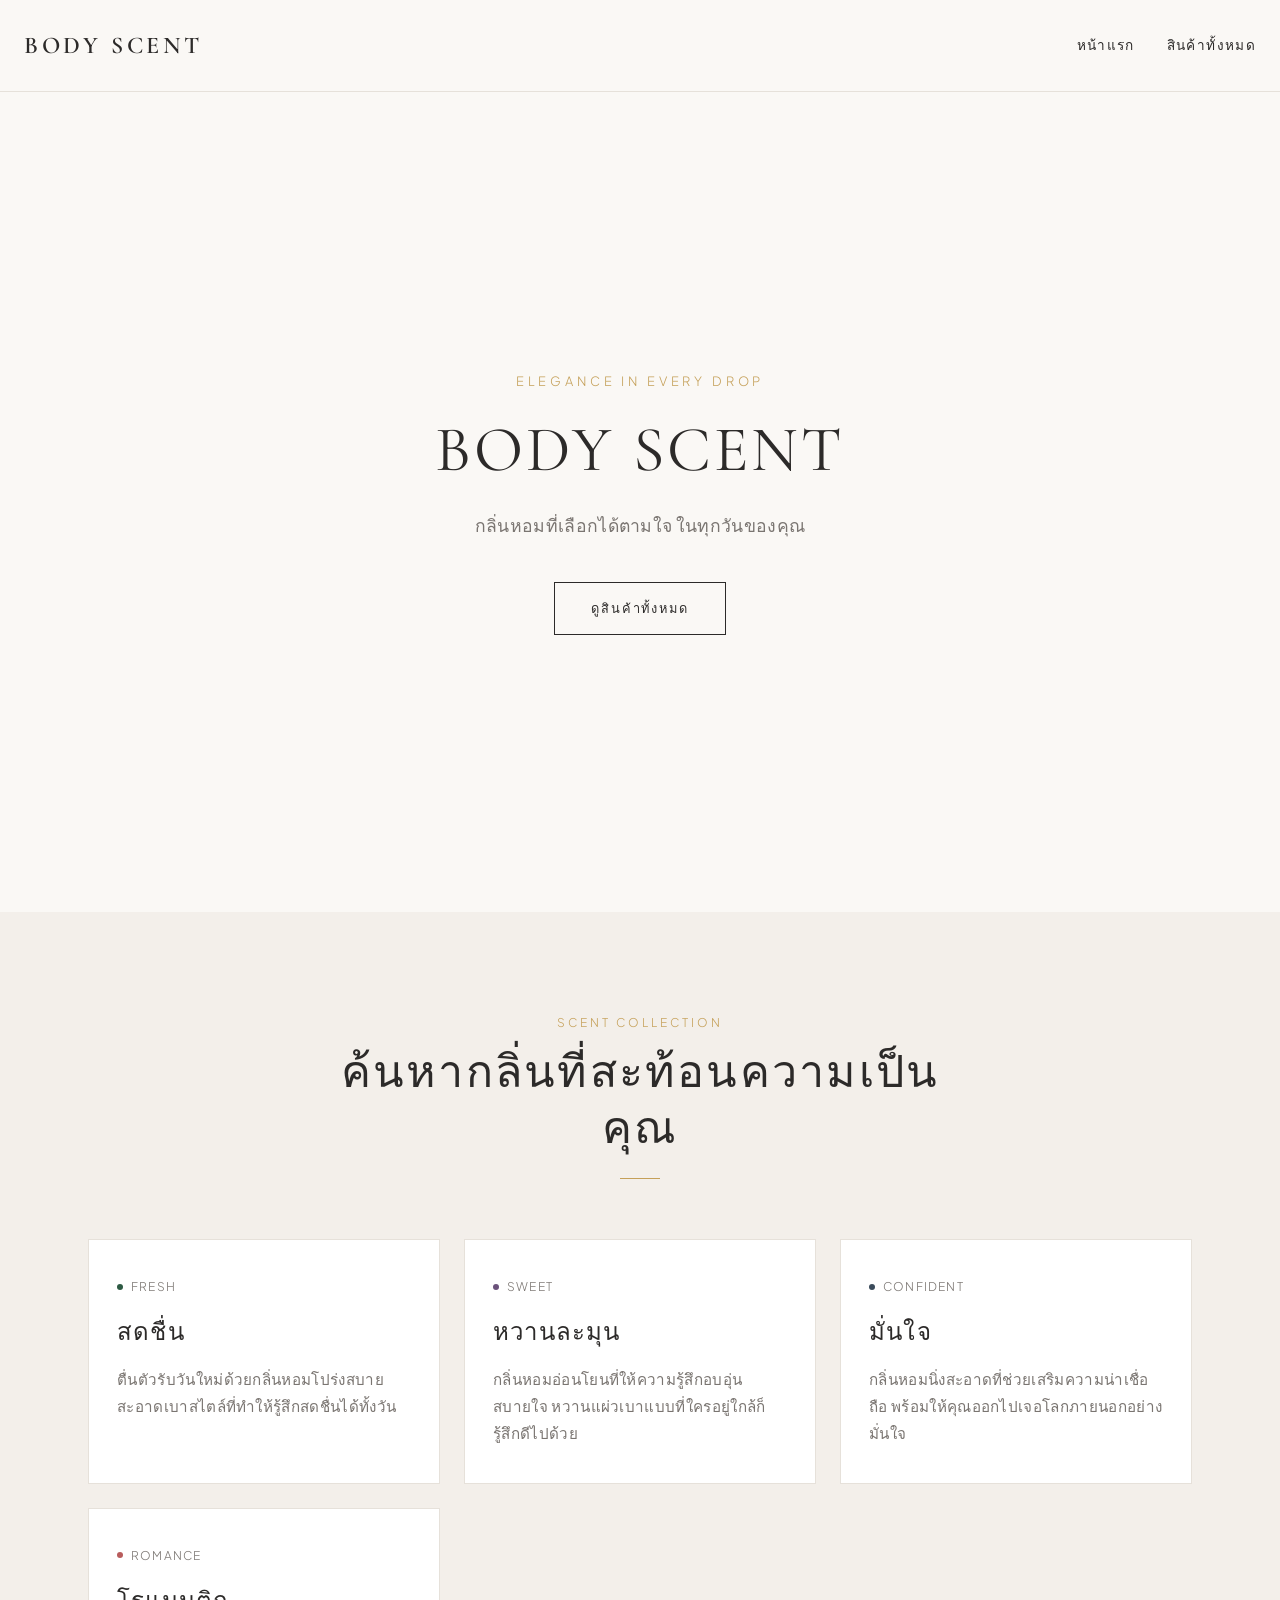
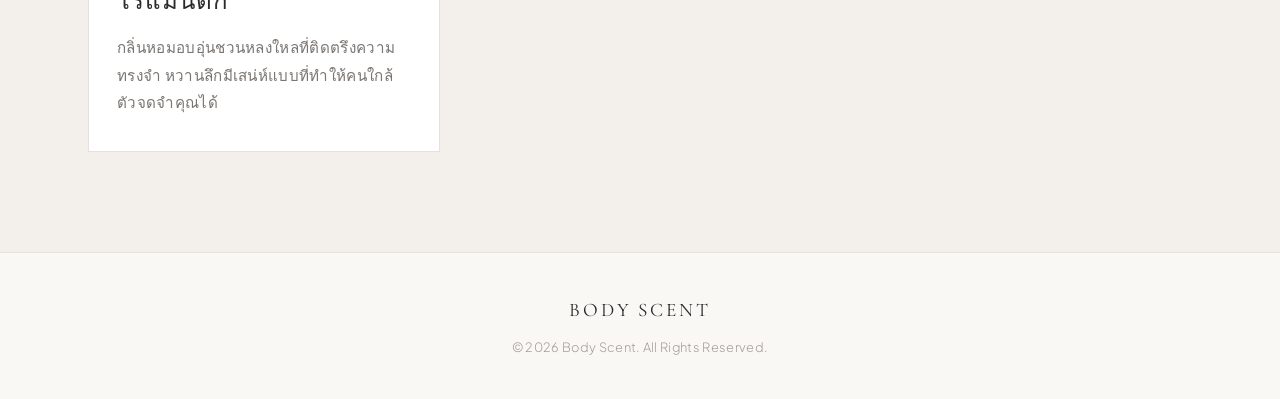
<file: index.html>
<!DOCTYPE html>
<html lang="th">
<head>
  <meta charset="UTF-8">
  <meta name="viewport" content="width=device-width, initial-scale=1.0">
  <title>BODY SCENT — กลิ่นหอมที่เลือกได้ตามใจ ในทุกวันของคุณ</title>
  <link rel="stylesheet" href="style.css">
</head>
<body>

  <!-- Navigation -->
  <header class="navbar" style="padding: 24px 0; border-bottom: 1px solid var(--border-color);">
    <div class="container" style="display: flex; justify-content: space-between; align-items: center;">
      <a href="index.html" class="brand-title" style="font-size: 1.5rem; font-weight: 600; letter-spacing: 0.15em;">BODY SCENT</a>
      <nav style="display: flex; gap: 32px; font-size: 0.85rem; letter-spacing: 0.1em; text-transform: uppercase;">
        <a href="index.html">หน้าแรก</a>
        <a href="product.html">สินค้าทั้งหมด</a>
      </nav>
    </div>
  </header>

  <!-- Hero Section (Full Viewport Height) -->
  <section class="hero-section" style="min-height: calc(100vh - 80px); display: flex; align-items: center; justify-content: center; text-align: center; background-color: var(--bg-primary); padding: 60px 24px;">
    <div class="hero-content" style="max-width: 800px;">
      <span style="font-size: 0.8rem; text-transform: uppercase; letter-spacing: 0.3em; color: var(--accent-gold); display: block; margin-bottom: 20px;">Elegance in Every Drop</span>
      <h1 style="margin-bottom: 24px; font-weight: 400;">BODY SCENT</h1>
      <p style="font-size: 1.1rem; color: var(--text-muted); margin-bottom: 40px; font-weight: 300;">กลิ่นหอมที่เลือกได้ตามใจ ในทุกวันของคุณ</p>
      <a href="product.html" class="btn">ดูสินค้าทั้งหมด</a>
    </div>
  </section>

  <!-- 4 Mood Section -->
  <section class="section" style="background-color: var(--bg-secondary);">
    <div class="container">
      <div class="section-header">
        <span class="subtitle">Scent Collection</span>
        <h2>ค้นหากลิ่นที่สะท้อนความเป็นคุณ</h2>
        <div class="divider"></div>
      </div>

      <div style="display: grid; grid-template-columns: repeat(auto-fit, minmax(260px, 1fr)); gap: 24px;">
        
        <!-- Fresh Mood -->
        <a href="product.html?mood=fresh" class="product-card" style="text-decoration: none; border: 1px solid var(--border-color); background: var(--bg-card); padding: 36px 28px;">
          <div class="mood-tag">
            <span class="mood-indicator mood-fresh"></span>
            <span>FRESH</span>
          </div>
          <h3 style="margin: 12px 0 16px 0;">สดชื่น</h3>
          <p>ตื่นตัวรับวันใหม่ด้วยกลิ่นหอมโปร่งสบาย สะอาดเบาสไตล์ที่ทำให้รู้สึกสดชื่นได้ทั้งวัน</p>
        </a>

        <!-- Sweet Mood -->
        <a href="product.html?mood=sweet" class="product-card" style="text-decoration: none; border: 1px solid var(--border-color); background: var(--bg-card); padding: 36px 28px;">
          <div class="mood-tag">
            <span class="mood-indicator mood-sweet"></span>
            <span>SWEET</span>
          </div>
          <h3 style="margin: 12px 0 16px 0;">หวานละมุน</h3>
          <p>กลิ่นหอมอ่อนโยนที่ให้ความรู้สึกอบอุ่นสบายใจ หวานแผ่วเบาแบบที่ใครอยู่ใกล้ก็รู้สึกดีไปด้วย</p>
        </a>

        <!-- Confident Mood -->
        <a href="product.html?mood=confident" class="product-card" style="text-decoration: none; border: 1px solid var(--border-color); background: var(--bg-card); padding: 36px 28px;">
          <div class="mood-tag">
            <span class="mood-indicator mood-confident"></span>
            <span>CONFIDENT</span>
          </div>
          <h3 style="margin: 12px 0 16px 0;">มั่นใจ</h3>
          <p>กลิ่นหอมนิ่งสะอาดที่ช่วยเสริมความน่าเชื่อถือ พร้อมให้คุณออกไปเจอโลกภายนอกอย่างมั่นใจ</p>
        </a>

        <!-- Romance Mood -->
        <a href="product.html?mood=romance" class="product-card" style="text-decoration: none; border: 1px solid var(--border-color); background: var(--bg-card); padding: 36px 28px;">
          <div class="mood-tag">
            <span class="mood-indicator mood-romance"></span>
            <span>ROMANCE</span>
          </div>
          <h3 style="margin: 12px 0 16px 0;">โรแมนติก</h3>
          <p>กลิ่นหอมอบอุ่นชวนหลงใหลที่ติดตรึงความทรงจำ หวานลึกมีเสน่ห์แบบที่ทำให้คนใกล้ตัวจดจำคุณได้</p>
        </a>

      </div>
    </div>
  </section>

  <!-- Footer -->
  <footer style="padding: 40px 0; border-top: 1px solid var(--border-color); background: var(--bg-primary);">
    <div class="container text-center">
      <p class="brand-title" style="font-size: 1.2rem; letter-spacing: 0.15em; margin-bottom: 8px;">BODY SCENT</p>
      <p style="font-size: 0.8rem; color: var(--text-light);">&copy; 2026 Body Scent. All Rights Reserved.</p>
    </div>
  </footer>

  <script src="script.js"></script>
</body>
</html>
</file>
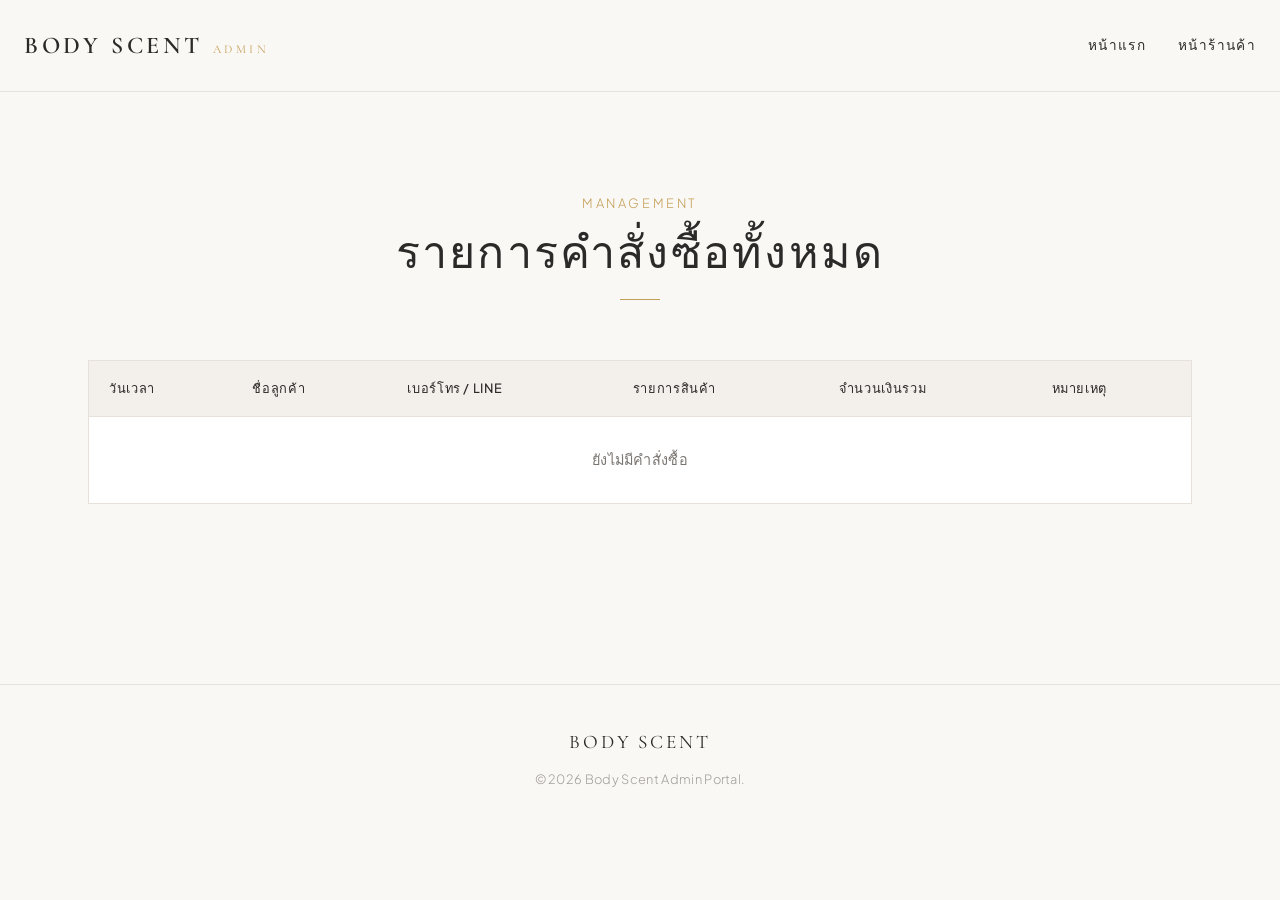
<file: admin.html>
<!DOCTYPE html>
<html lang="th">
<head>
  <meta charset="UTF-8">
  <meta name="viewport" content="width=device-width, initial-scale=1.0">
  <title>ระบบจัดการคำสั่งซื้อ — BODY SCENT Admin</title>
  <link rel="stylesheet" href="style.css">
  <style>
    .admin-table-container {
      width: 100%;
      overflow-x: auto;
      background-color: var(--bg-card);
      border: 1px solid var(--border-color);
      margin-top: 32px;
    }
    table {
      width: 100%;
      border-collapse: collapse;
      text-align: left;
      font-size: 0.9rem;
    }
    th, td {
      padding: 16px 20px;
      border-bottom: 1px solid var(--border-color);
    }
    th {
      background-color: var(--bg-secondary);
      font-weight: 500;
      letter-spacing: 0.05em;
      text-transform: uppercase;
      font-size: 0.8rem;
      color: var(--text-main);
    }
    tr:last-child td {
      border-bottom: none;
    }
  </style>
</head>
<body>

  <!-- Navigation Bar -->
  <header class="navbar" style="padding: 24px 0; border-bottom: 1px solid var(--border-color);">
    <div class="container" style="display: flex; justify-content: space-between; align-items: center;">
      <a href="index.html" class="brand-title" style="font-size: 1.5rem; font-weight: 600; letter-spacing: 0.15em; text-decoration: none; color: var(--text-main);">BODY SCENT <span style="font-size: 0.75rem; color: var(--accent-gold); font-weight: 400;">ADMIN</span></a>
      <nav style="display: flex; gap: 32px; font-size: 0.85rem; letter-spacing: 0.1em; text-transform: uppercase;">
        <a href="index.html" style="text-decoration: none; color: var(--text-main);">หน้าแรก</a>
        <a href="product.html" style="text-decoration: none; color: var(--text-main);">หน้าร้านค้า</a>
      </nav>
    </div>
  </header>

  <!-- Main Section -->
  <section class="section">
    <div class="container">
      
      <div class="section-header" style="text-align: center;">
        <span class="subtitle" style="font-size: 0.8rem; text-transform: uppercase; letter-spacing: 0.2em; color: var(--accent-gold);">Management</span>
        <h2 style="font-weight: 400; margin-top: 8px;">รายการคำสั่งซื้อทั้งหมด</h2>
        <div class="divider" style="width: 40px; height: 1px; background-color: var(--accent-gold); margin: 16px auto;"></div>
      </div>

      <div class="admin-table-container">
        <table id="ordersTable">
          <thead>
            <tr>
              <th>วันเวลา</th>
              <th>ชื่อลูกค้า</th>
              <th>เบอร์โทร / Line</th>
              <th>รายการสินค้า</th>
              <th>จำนวนเงินรวม</th>
              <th>หมายเหตุ</th>
            </tr>
          </thead>
          <tbody>
            <!-- script.js จะทำการ render รายการออเดอร์ในส่วนนี้ -->
          </tbody>
        </table>
      </div>

    </div>
  </section>

  <!-- Footer -->
  <footer style="padding: 40px 0; border-top: 1px solid var(--border-color); background: var(--bg-primary); margin-top: 80px;">
    <div class="container" style="text-align: center;">
      <p class="brand-title" style="font-size: 1.2rem; letter-spacing: 0.15em; margin-bottom: 8px;">BODY SCENT</p>
      <p style="font-size: 0.8rem; color: var(--text-light);">&copy; 2026 Body Scent Admin Portal.</p>
    </div>
  </footer>

  <script src="script.js"></script>
</body>
</html>
</file>
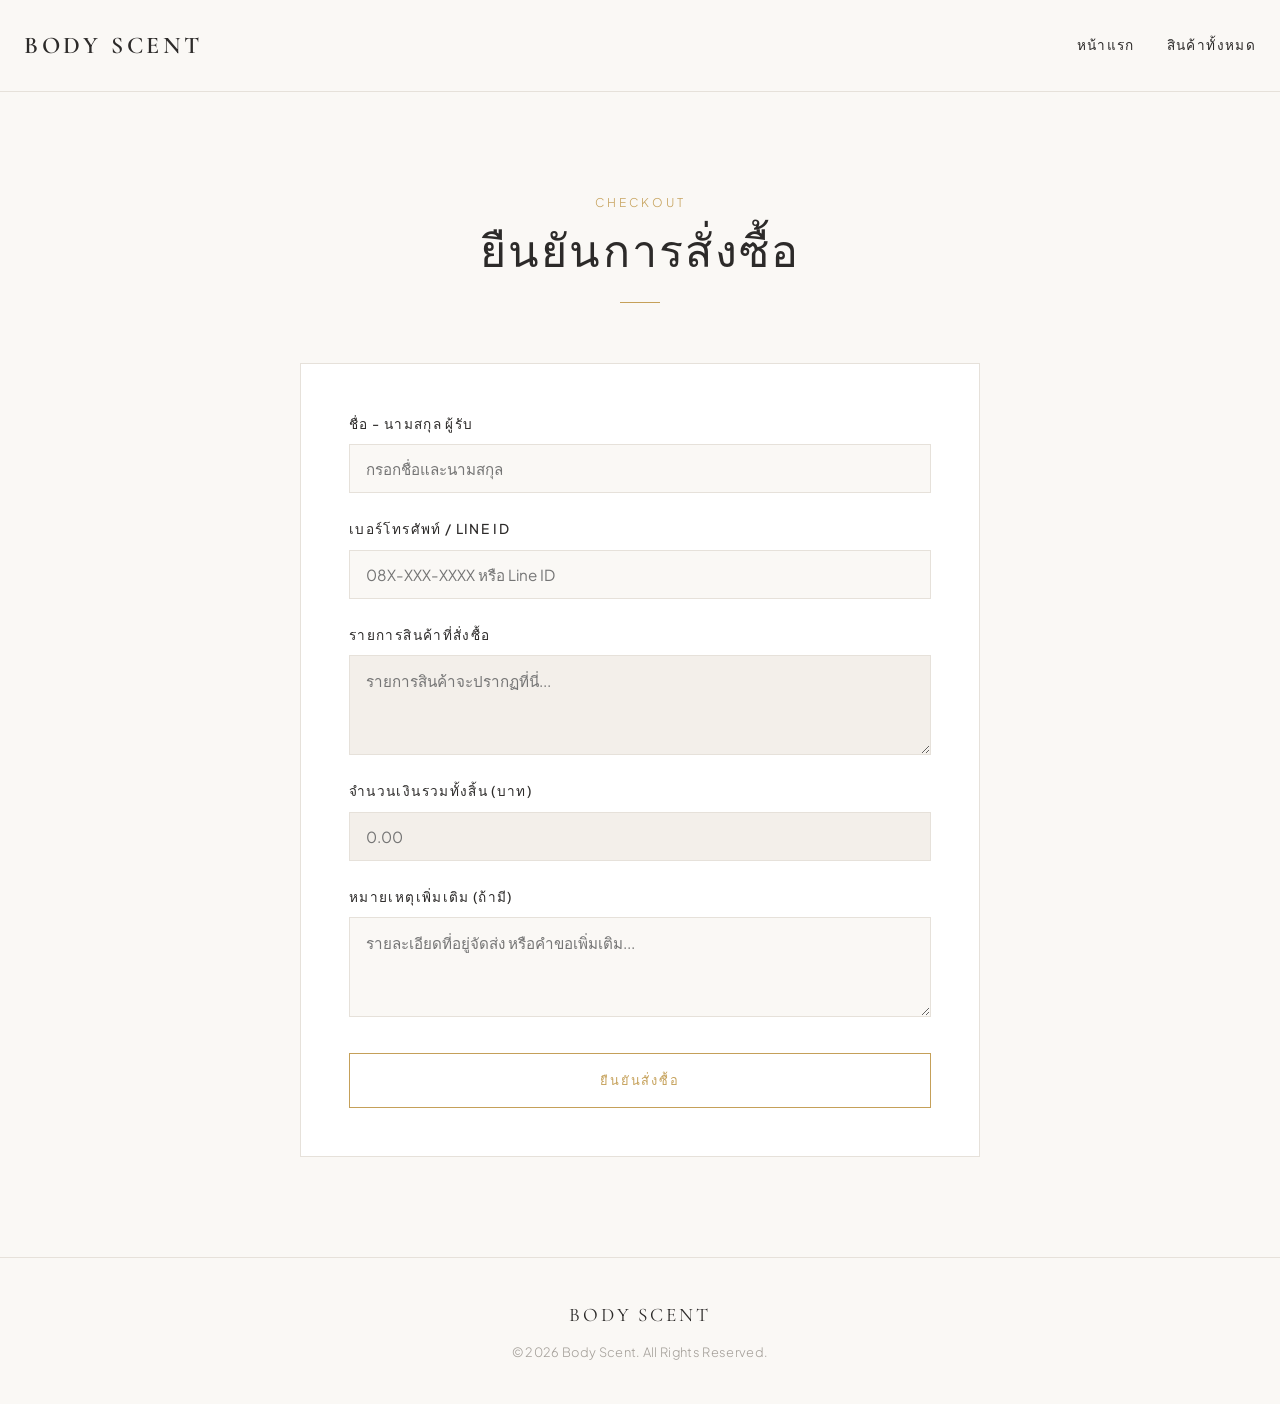
<file: order.html>
<!DOCTYPE html>
<html lang="th">
<head>
  <meta charset="UTF-8">
  <meta name="viewport" content="width=device-width, initial-scale=1.0">
  <title>สั่งซื้อสินค้า — BODY SCENT</title>
  <link rel="stylesheet" href="style.css">
  <style>
    .order-container {
      max-width: 680px;
      margin: 0 auto;
      background-color: var(--bg-card);
      border: 1px solid var(--border-color);
      padding: 48px;
    }
    .form-group {
      margin-bottom: 24px;
      display: flex;
      flex-direction: column;
    }
    .form-group label {
      font-size: 0.85rem;
      text-transform: uppercase;
      letter-spacing: 0.1em;
      color: var(--text-main);
      margin-bottom: 8px;
      font-weight: 500;
    }
    .form-control {
      width: 100%;
      padding: 14px 16px;
      font-family: var(--font-sans);
      font-size: 0.95rem;
      color: var(--text-main);
      background-color: var(--bg-primary);
      border: 1px solid var(--border-color);
      transition: var(--transition-smooth);
      outline: none;
    }
    .form-control:focus {
      border-color: var(--accent-gold);
      background-color: #FFFFFF;
    }
    .form-control[readonly] {
      background-color: var(--bg-secondary);
      color: var(--text-muted);
      cursor: not-allowed;
    }
    textarea.form-control {
      resize: vertical;
      min-height: 100px;
    }
  </style>
</head>
<body>

  <!-- Navigation Bar -->
  <header class="navbar" style="padding: 24px 0; border-bottom: 1px solid var(--border-color);">
    <div class="container" style="display: flex; justify-content: space-between; align-items: center;">
      <a href="index.html" class="brand-title" style="font-size: 1.5rem; font-weight: 600; letter-spacing: 0.15em;">BODY SCENT</a>
      <nav style="display: flex; gap: 32px; font-size: 0.85rem; letter-spacing: 0.1em; text-transform: uppercase;">
        <a href="index.html">หน้าแรก</a>
        <a href="product.html">สินค้าทั้งหมด</a>
      </nav>
    </div>
  </header>

  <!-- Main Section -->
  <section class="section">
    <div class="container">
      
      <div class="section-header">
        <span class="subtitle">Checkout</span>
        <h2>ยืนยันการสั่งซื้อ</h2>
        <div class="divider"></div>
      </div>

      <div class="order-container">
        <form id="orderForm">
          
          <div class="form-group">
            <label for="customerName">ชื่อ - นามสกุล ผู้รับ</label>
            <input type="text" id="customerName" class="form-control" placeholder="กรอกชื่อและนามสกุล" required>
          </div>

          <div class="form-group">
            <label for="contact">เบอร์โทรศัพท์ / Line ID</label>
            <input type="text" id="contact" class="form-control" placeholder="08X-XXX-XXXX หรือ Line ID" required>
          </div>

          <div class="form-group">
            <label for="items">รายการสินค้าที่สั่งซื้อ</label>
            <textarea id="items" class="form-control" readonly placeholder="รายการสินค้าจะปรากฏที่นี่..."></textarea>
          </div>

          <div class="form-group">
            <label for="total">จำนวนเงินรวมทั้งสิ้น (บาท)</label>
            <input type="text" id="total" class="form-control" readonly placeholder="0.00">
          </div>

          <div class="form-group">
            <label for="note">หมายเหตุเพิ่มเติม (ถ้ามี)</label>
            <textarea id="note" class="form-control" placeholder="รายละเอียดที่อยู่จัดส่ง หรือคำขอเพิ่มเติม..."></textarea>
          </div>

          <div style="margin-top: 36px; text-align: center;">
            <button type="submit" class="btn btn-accent" style="width: 100%; padding: 16px;">ยืนยันสั่งซื้อ</button>
          </div>

        </form>
      </div>

    </div>
  </section>

  <!-- Footer -->
  <footer style="padding: 40px 0; border-top: 1px solid var(--border-color); background: var(--bg-primary);">
    <div class="container text-center">
      <p class="brand-title" style="font-size: 1.2rem; letter-spacing: 0.15em; margin-bottom: 8px;">BODY SCENT</p>
      <p style="font-size: 0.8rem; color: var(--text-light);">&copy; 2026 Body Scent. All Rights Reserved.</p>
    </div>
  </footer>

  <script src="script.js"></script>
</body>
</html>
</file>
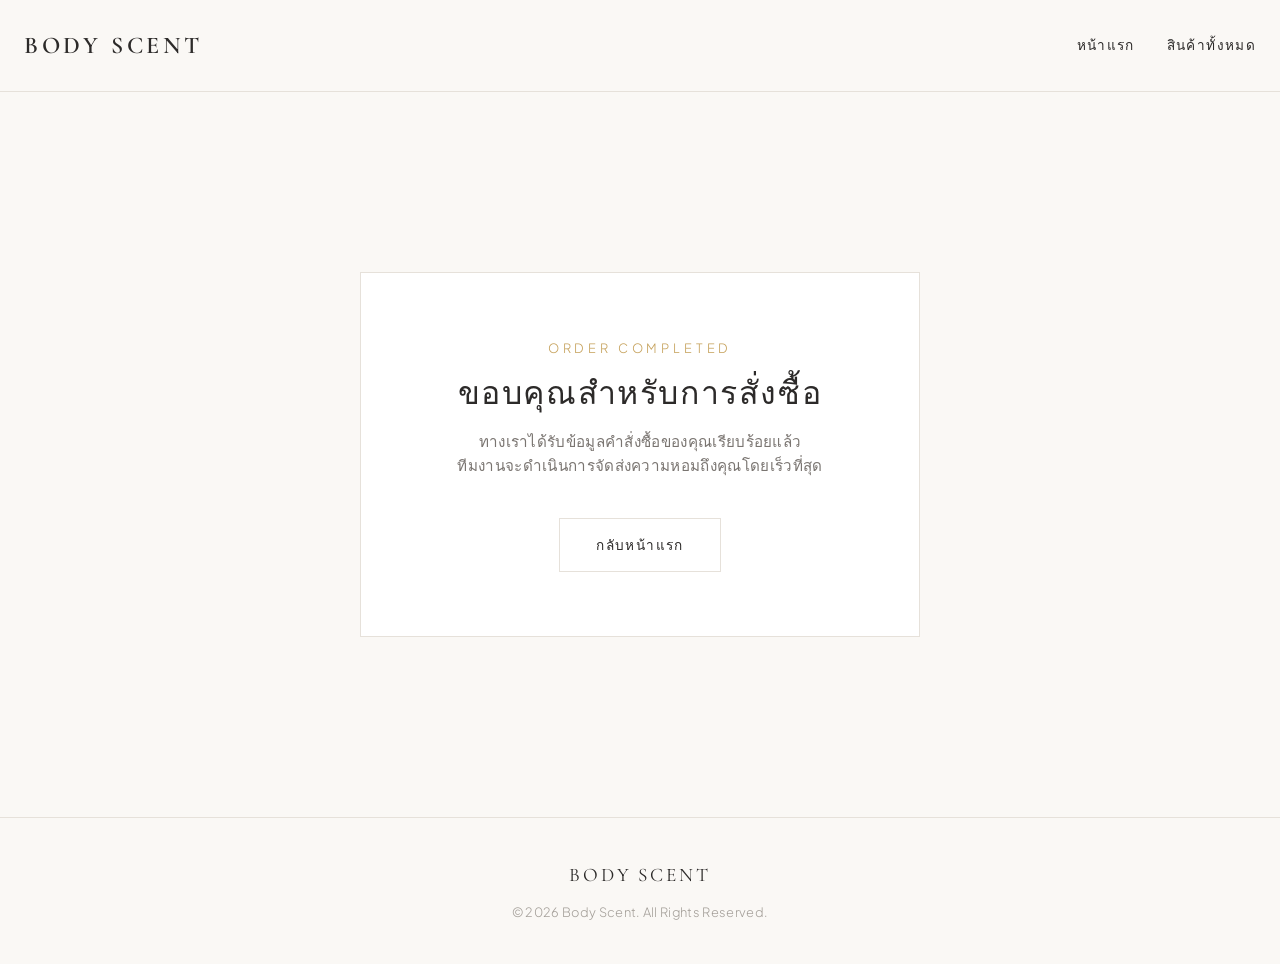
<file: thankyou.html>
<!DOCTYPE html>
<html lang="th">
<head>
  <meta charset="UTF-8">
  <meta name="viewport" content="width=device-width, initial-scale=1.0">
  <title>ขอบคุณสำหรับการสั่งซื้อ — BODY SCENT</title>
  <link rel="stylesheet" href="style.css">
  <style>
    .thankyou-card {
      max-width: 560px;
      margin: 80px auto;
      background-color: var(--bg-card);
      border: 1px solid var(--border-color);
      padding: 64px 32px;
      text-align: center;
    }
  </style>
</head>
<body>

  <!-- Navigation Bar -->
  <header class="navbar" style="padding: 24px 0; border-bottom: 1px solid var(--border-color);">
    <div class="container" style="display: flex; justify-content: space-between; align-items: center;">
      <a href="index.html" class="brand-title" style="font-size: 1.5rem; font-weight: 600; letter-spacing: 0.15em; text-decoration: none; color: var(--text-main);">BODY SCENT</a>
      <nav style="display: flex; gap: 32px; font-size: 0.85rem; letter-spacing: 0.1em; text-transform: uppercase;">
        <a href="index.html" style="text-decoration: none; color: var(--text-main);">หน้าแรก</a>
        <a href="product.html" style="text-decoration: none; color: var(--text-main);">สินค้าทั้งหมด</a>
      </nav>
    </div>
  </header>

  <!-- Main Section -->
  <section class="section">
    <div class="container">
      <div class="thankyou-card">
        <span style="font-size: 0.8rem; text-transform: uppercase; letter-spacing: 0.3em; color: var(--accent-gold); display: block; margin-bottom: 16px;">Order Completed</span>
        <h1 style="font-weight: 400; font-size: 2rem; margin-bottom: 16px;">ขอบคุณสำหรับการสั่งซื้อ</h1>
        <p style="color: var(--text-muted); font-size: 0.95rem; line-height: 1.6; margin-bottom: 40px; font-weight: 300;">
          ทางเราได้รับข้อมูลคำสั่งซื้อของคุณเรียบร้อยแล้ว<br>
          ทีมงานจะดำเนินการจัดส่งความหอมถึงคุณโดยเร็วที่สุด
        </p>
        <a href="index.html" class="btn" style="display: inline-block; padding: 14px 36px; border: 1px solid var(--border-color); color: var(--text-main); text-decoration: none; font-size: 0.85rem; letter-spacing: 0.1em; text-transform: uppercase;">กลับหน้าแรก</a>
      </div>
    </div>
  </section>

  <!-- Footer -->
  <footer style="padding: 40px 0; border-top: 1px solid var(--border-color); background: var(--bg-primary);">
    <div class="container" style="text-align: center;">
      <p class="brand-title" style="font-size: 1.2rem; letter-spacing: 0.15em; margin-bottom: 8px;">BODY SCENT</p>
      <p style="font-size: 0.8rem; color: var(--text-light);">&copy; 2026 Body Scent. All Rights Reserved.</p>
    </div>
  </footer>

</body>
</html>
</file>
<file: style.css>
/* ==========================================================================
   Body Scent - Premium Minimalist Stylesheet
   ========================================================================== */

@import url('https://fonts.googleapis.com/css2?family=Cormorant+Garamond:ital,wght@0,400;0,500;0,600;1,400&family=Plus+Jakarta+Sans:wght@300;400;500;600&display=swap');

:root {
  /* Color Palette - Premium Warm Minimalist */
  --bg-primary: #FAF8F5;       /* ขาว-ครีมอุ่น */
  --bg-secondary: #F3EFEA;     /* เบจสว่างอ่อน */
  --bg-card: #FFFFFF;          /* ขาวบริสุทธิ์สำหรับการ์ด */
  
  --text-main: #2C2A29;        /* เทาเข้มเกือบดำ นุ่มสบายตา */
  --text-muted: #7A7571;       /* เทาเบจสำหรับเนื้อหาย่อย */
  --text-light: #A39E98;       /* สีข้อความรองเบาๆ */

  --accent-gold: #C5A059;      /* สีทอง/บรอนซ์พรีเมียม */
  --accent-gold-hover: #A8833E;
  --border-color: #E6E1DA;     /* เส้นขอบบางๆ นุ่มตา */
  --border-dark: #2C2A29;      /* เส้นขอบเข้มเน้นทรง */

  /* Mood Accent Indicators (จุดเน้นเบาๆ) */
  --mood-fresh: #2D5A43;       /* เขียวเข้ม */
  --mood-sweet: #6B527B;       /* ม่วงกลาง */
  --mood-confident: #3B4B5B;   /* น้ำเงินเทาเข้ม */
  --mood-romance: #B85C5C;     /* แดงอ่อน */

  /* Typography */
  --font-serif: 'Cormorant Garamond', Georgia, serif;
  --font-sans: 'Plus Jakarta Sans', -apple-system, sans-serif;

  /* Spacing */
  --section-padding: 100px 5%;
  --card-padding: 32px;
  --transition-smooth: all 0.4s cubic-bezier(0.16, 1, 0.3, 1);
}

/* Base Styles */
* {
  margin: 0;
  padding: 0;
  box-sizing: border-box;
}

html {
  scroll-behavior: smooth;
  font-size: 16px;
}

body {
  background-color: var(--bg-primary);
  color: var(--text-main);
  font-family: var(--font-sans);
  font-weight: 300;
  line-height: 1.8;
  letter-spacing: 0.02em;
  -webkit-font-smoothing: antialiased;
}

/* Typography Hierarchy */
h1, h2, h3, h4, .brand-title {
  font-family: var(--font-serif);
  font-weight: 400;
  letter-spacing: 0.05em;
  color: var(--text-main);
}

h1 {
  font-size: clamp(2.5rem, 5vw, 4.2rem);
  line-height: 1.15;
  margin-bottom: 24px;
}

h2 {
  font-size: clamp(2rem, 3.5vw, 2.8rem);
  line-height: 1.25;
  margin-bottom: 16px;
}

h3 {
  font-size: 1.5rem;
  line-height: 1.3;
}

p {
  color: var(--text-muted);
  font-size: 0.95rem;
}

a {
  color: inherit;
  text-decoration: none;
  transition: var(--transition-smooth);
}

/* Layout Utilities & Spacing */
.container {
  max-width: 1280px;
  margin: 0 auto;
  padding: 0 24px;
}

.section {
  padding: var(--section-padding);
}

.text-center {
  text-align: center;
}

/* Section Header Style */
.section-header {
  text-align: center;
  max-width: 600px;
  margin: 0 auto 60px auto;
}

.section-header .subtitle {
  font-family: var(--font-sans);
  font-size: 0.75rem;
  text-transform: uppercase;
  letter-spacing: 0.25em;
  color: var(--accent-gold);
  display: block;
  margin-bottom: 12px;
}

.section-header .divider {
  width: 40px;
  height: 1px;
  background-color: var(--accent-gold);
  margin: 20px auto 0 auto;
}

/* Buttons (Minimal Thin Border Style) */
.btn {
  display: inline-flex;
  align-items: center;
  justify-content: center;
  padding: 14px 36px;
  font-family: var(--font-sans);
  font-size: 0.8rem;
  text-transform: uppercase;
  letter-spacing: 0.15em;
  border: 1px solid var(--text-main);
  background: transparent;
  color: var(--text-main);
  cursor: pointer;
  transition: var(--transition-smooth);
  position: relative;
}

.btn:hover {
  background-color: var(--text-main);
  color: var(--bg-primary);
}

.btn-accent {
  border-color: var(--accent-gold);
  color: var(--accent-gold);
}

.btn-accent:hover {
  background-color: var(--accent-gold);
  color: #FFFFFF;
}

/* Product Cards */
.product-grid {
  display: grid;
  grid-template-columns: repeat(auto-fill, minmax(280px, 1fr));
  gap: 40px 28px;
}

.product-card {
  background-color: var(--bg-card);
  border: 1px solid var(--border-color);
  padding: var(--card-padding);
  display: flex;
  flex-direction: column;
  transition: var(--transition-smooth);
  position: relative;
}

.product-card:hover {
  transform: translateY(-4px);
  border-color: var(--accent-gold);
  box-shadow: 0 12px 30px rgba(0, 0, 0, 0.03);
}

.product-card .image-wrapper {
  aspect-ratio: 1 / 1;
  width: 100%;
  overflow: hidden;
  background-color: var(--bg-primary);
  margin-bottom: 24px;
}

.product-card img {
  width: 100%;
  height: 100%;
  object-fit: cover;
  transition: var(--transition-smooth);
}

.product-card:hover img {
  transform: scale(1.03);
}

.product-card .title {
  font-family: var(--font-serif);
  font-size: 1.25rem;
  margin-bottom: 8px;
  font-weight: 500;
}

.product-card .meta {
  display: flex;
  align-items: center;
  justify-content: space-between;
  margin-top: auto;
  padding-top: 16px;
  border-top: 1px solid var(--border-color);
}

.product-card .price {
  font-family: var(--font-serif);
  font-size: 1.2rem;
  color: var(--text-main);
}

/* Mood Indicators (แตะเบาๆ แค่จุด/เส้นขีดเล็กๆ) */
.mood-indicator {
  display: inline-block;
  width: 6px;
  height: 6px;
  border-radius: 50%;
  margin-right: 8px;
}

.mood-fresh { background-color: var(--mood-fresh); }
.mood-sweet { background-color: var(--mood-sweet); }
.mood-confident { background-color: var(--mood-confident); }
.mood-romance { background-color: var(--mood-romance); }

.mood-tag {
  font-size: 0.75rem;
  text-transform: uppercase;
  letter-spacing: 0.1em;
  color: var(--text-muted);
  display: flex;
  align-items: center;
  margin-bottom: 8px;
}

.mood-title-underline {
  position: relative;
  display: inline-block;
}

.mood-title-underline::after {
  content: '';
  position: absolute;
  bottom: -6px;
  left: 0;
  width: 24px;
  height: 2px;
}

.mood-title-underline.fresh::after { background-color: var(--mood-fresh); }
.mood-title-underline.sweet::after { background-color: var(--mood-sweet); }
.mood-title-underline.confident::after { background-color: var(--mood-confident); }
.mood-title-underline.romance::after { background-color: var(--mood-romance); }

/* Responsive adjustments */
@media (max-width: 768px) {
  :root {
    --section-padding: 60px 20px;
    --card-padding: 20px;
  }

  .product-grid {
    grid-template-columns: repeat(auto-fill, minmax(220px, 1fr));
    gap: 24px 16px;
  }

  .btn {
    padding: 12px 28px;
    width: 100%;
  }
}
</file>
